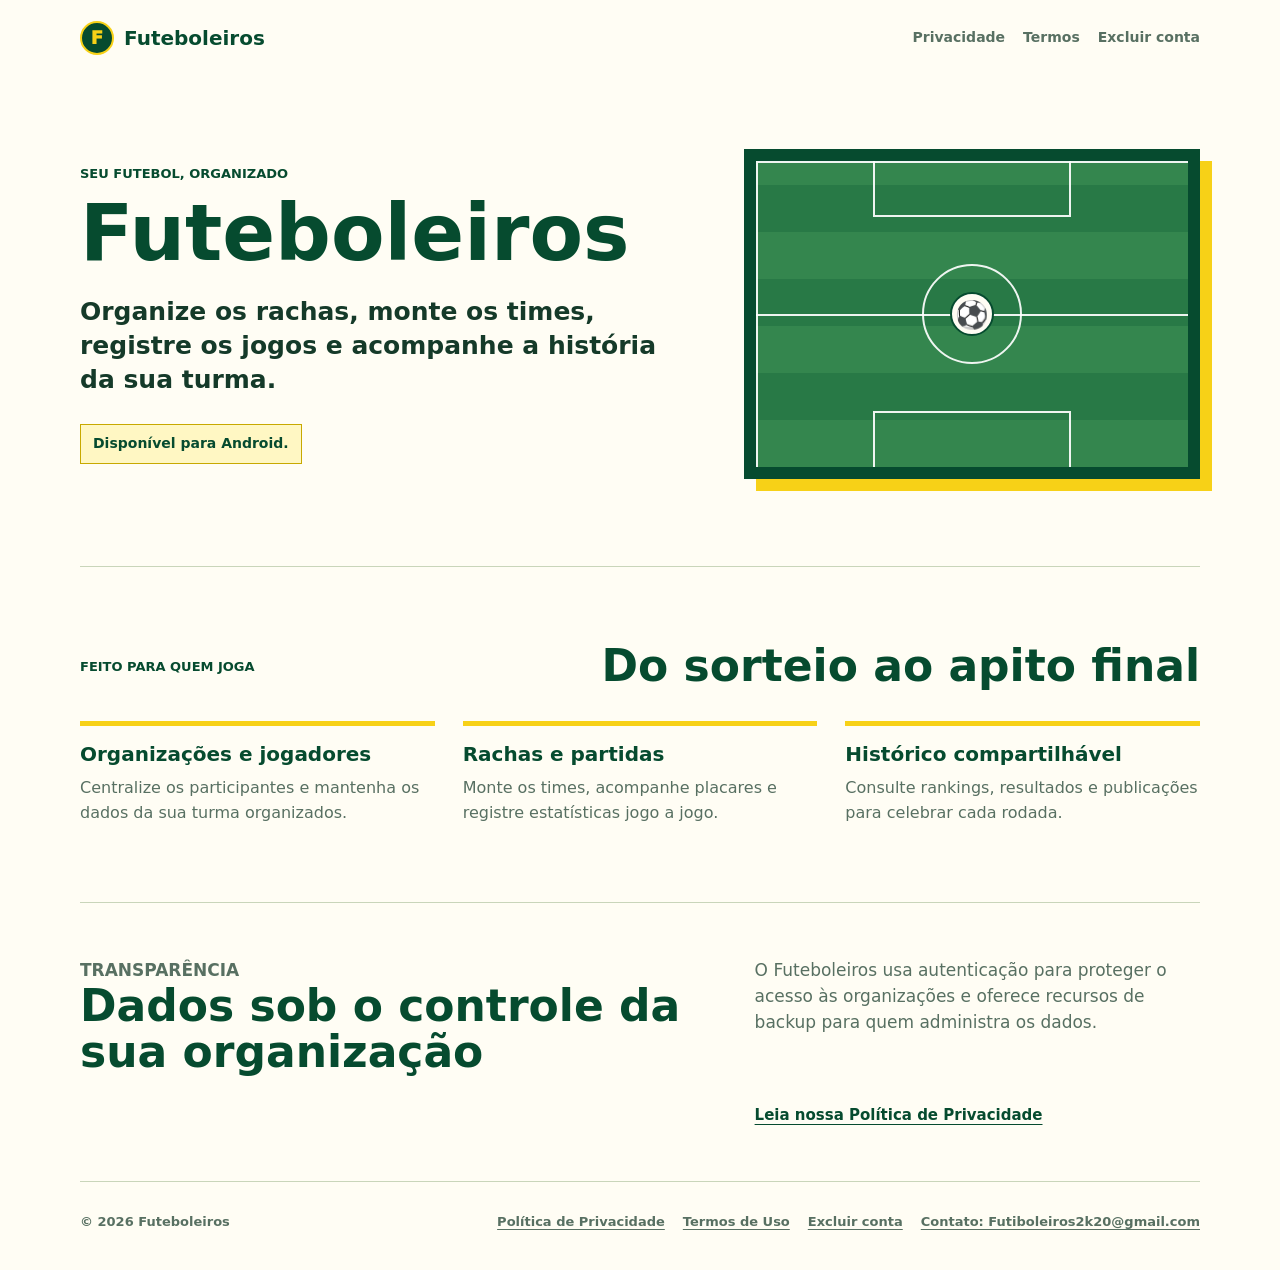
<file: index.html>
<!doctype html>
<html lang="pt-BR">
<head>
  <meta charset="utf-8">
  <meta name="viewport" content="width=device-width, initial-scale=1">
  <meta name="description" content="Futeboleiros organiza rachas, times, partidas e estatísticas em um só lugar.">
  <title>Futeboleiros | Organize seu racha</title>
  <link rel="stylesheet" href="styles.css">
</head>
<body>
  <header class="site-header">
    <a class="brand" href="./" aria-label="Futeboleiros - início">
      <span class="brand-mark" aria-hidden="true">F</span>
      <span>Futeboleiros</span>
    </a>
    <nav aria-label="Navegação principal">
      <a href="privacidade.html">Privacidade</a>
      <a href="termos.html">Termos</a>
      <a href="excluir-conta.html">Excluir conta</a>
    </nav>
  </header>

  <main>
    <section class="hero" aria-labelledby="titulo-principal">
      <div class="hero-copy">
        <p class="eyebrow">Seu futebol, organizado</p>
        <h1 id="titulo-principal">Futeboleiros</h1>
        <p class="hero-text">Organize os rachas, monte os times, registre os jogos e acompanhe a história da sua turma.</p>
        <p class="availability">Disponível para Android.</p>
      </div>
      <div class="field-art" aria-hidden="true">
        <span class="field-center"></span>
        <span class="field-box field-box-top"></span>
        <span class="field-box field-box-bottom"></span>
        <span class="ball">⚽</span>
      </div>
    </section>

    <section class="content-band" aria-labelledby="como-funciona">
      <div class="section-heading">
        <p class="eyebrow">Feito para quem joga</p>
        <h2 id="como-funciona">Do sorteio ao apito final</h2>
      </div>
      <div class="feature-grid">
        <article>
          <h3>Organizações e jogadores</h3>
          <p>Centralize os participantes e mantenha os dados da sua turma organizados.</p>
        </article>
        <article>
          <h3>Rachas e partidas</h3>
          <p>Monte os times, acompanhe placares e registre estatísticas jogo a jogo.</p>
        </article>
        <article>
          <h3>Histórico compartilhável</h3>
          <p>Consulte rankings, resultados e publicações para celebrar cada rodada.</p>
        </article>
      </div>
    </section>

    <section class="trust-band" aria-labelledby="dados-seguros">
      <div>
        <p class="eyebrow">Transparência</p>
        <h2 id="dados-seguros">Dados sob o controle da sua organização</h2>
      </div>
      <p>O Futeboleiros usa autenticação para proteger o acesso às organizações e oferece recursos de backup para quem administra os dados.</p>
      <a class="text-link" href="privacidade.html">Leia nossa Política de Privacidade</a>
    </section>
  </main>

  <footer class="site-footer">
    <span>© <span id="year"></span> Futeboleiros</span>
    <div>
      <a href="privacidade.html">Política de Privacidade</a>
      <a href="termos.html">Termos de Uso</a>
      <a href="excluir-conta.html">Excluir conta</a>
      <a href="mailto:Futiboleiros2k20@gmail.com">Contato: Futiboleiros2k20@gmail.com</a>
    </div>
  </footer>
  <script>document.getElementById('year').textContent = new Date().getFullYear();</script>
</body>
</html>
</file>
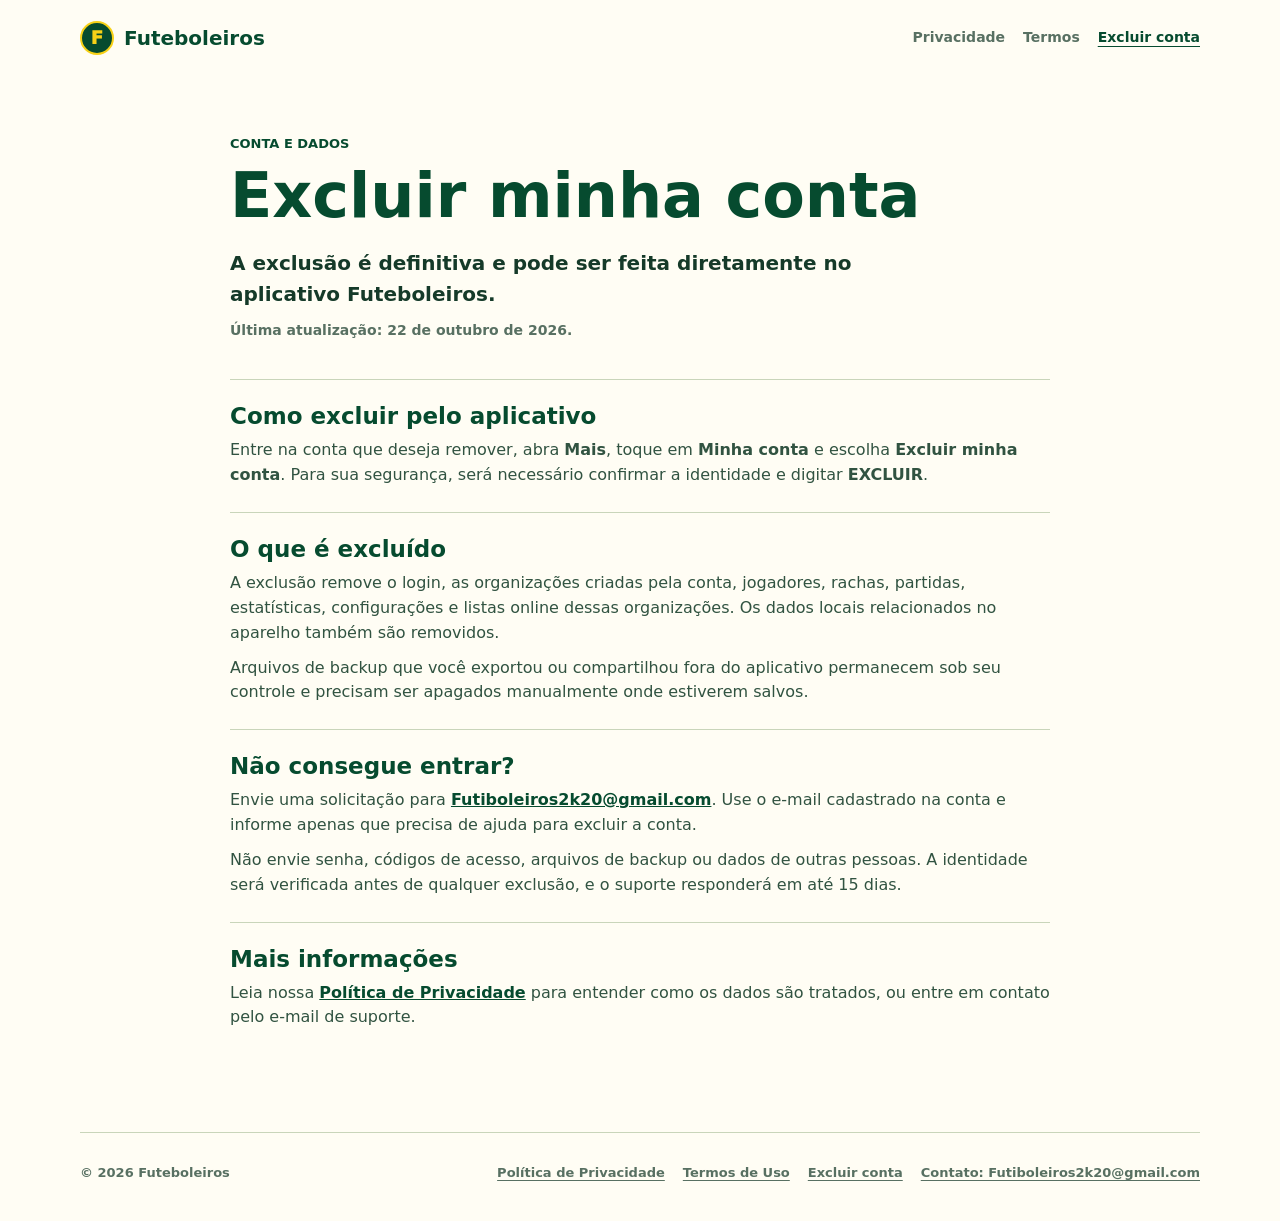
<file: excluir-conta.html>
<!doctype html>
<html lang="pt-BR">
<head>
  <meta charset="utf-8">
  <meta name="viewport" content="width=device-width, initial-scale=1">
  <meta name="description" content="Como solicitar a exclusão da sua conta e dados no Futeboleiros.">
  <title>Excluir conta | Futeboleiros</title>
  <link rel="stylesheet" href="styles.css">
</head>
<body>
  <header class="site-header">
    <a class="brand" href="./" aria-label="Futeboleiros - início"><span class="brand-mark" aria-hidden="true">F</span><span>Futeboleiros</span></a>
    <nav aria-label="Navegação principal"><a href="privacidade.html">Privacidade</a><a href="termos.html">Termos</a><a aria-current="page" href="excluir-conta.html">Excluir conta</a></nav>
  </header>
  <main class="legal-page">
    <p class="eyebrow">Conta e dados</p>
    <h1>Excluir minha conta</h1>
    <p class="lead">A exclusão é definitiva e pode ser feita diretamente no aplicativo Futeboleiros.</p>
    <p class="updated">Última atualização: 22 de outubro de 2026.</p>

    <section>
      <h2>Como excluir pelo aplicativo</h2>
      <p>Entre na conta que deseja remover, abra <strong>Mais</strong>, toque em <strong>Minha conta</strong> e escolha <strong>Excluir minha conta</strong>. Para sua segurança, será necessário confirmar a identidade e digitar <strong>EXCLUIR</strong>.</p>
    </section>

    <section>
      <h2>O que é excluído</h2>
      <p>A exclusão remove o login, as organizações criadas pela conta, jogadores, rachas, partidas, estatísticas, configurações e listas online dessas organizações. Os dados locais relacionados no aparelho também são removidos.</p>
      <p>Arquivos de backup que você exportou ou compartilhou fora do aplicativo permanecem sob seu controle e precisam ser apagados manualmente onde estiverem salvos.</p>
    </section>

    <section>
      <h2>Não consegue entrar?</h2>
      <p>Envie uma solicitação para <a href="mailto:Futiboleiros2k20@gmail.com?subject=Solicita%C3%A7%C3%A3o%20de%20exclus%C3%A3o%20de%20conta">Futiboleiros2k20@gmail.com</a>. Use o e-mail cadastrado na conta e informe apenas que precisa de ajuda para excluir a conta.</p>
      <p>Não envie senha, códigos de acesso, arquivos de backup ou dados de outras pessoas. A identidade será verificada antes de qualquer exclusão, e o suporte responderá em até 15 dias.</p>
    </section>

    <section>
      <h2>Mais informações</h2>
      <p>Leia nossa <a href="privacidade.html">Política de Privacidade</a> para entender como os dados são tratados, ou entre em contato pelo e-mail de suporte.</p>
    </section>
  </main>
  <footer class="site-footer"><span>© <span id="year"></span> Futeboleiros</span><div><a href="privacidade.html">Política de Privacidade</a><a href="termos.html">Termos de Uso</a><a href="excluir-conta.html">Excluir conta</a><a href="mailto:Futiboleiros2k20@gmail.com">Contato: Futiboleiros2k20@gmail.com</a></div></footer>
  <script>document.getElementById('year').textContent = new Date().getFullYear();</script>
</body>
</html>
</file>
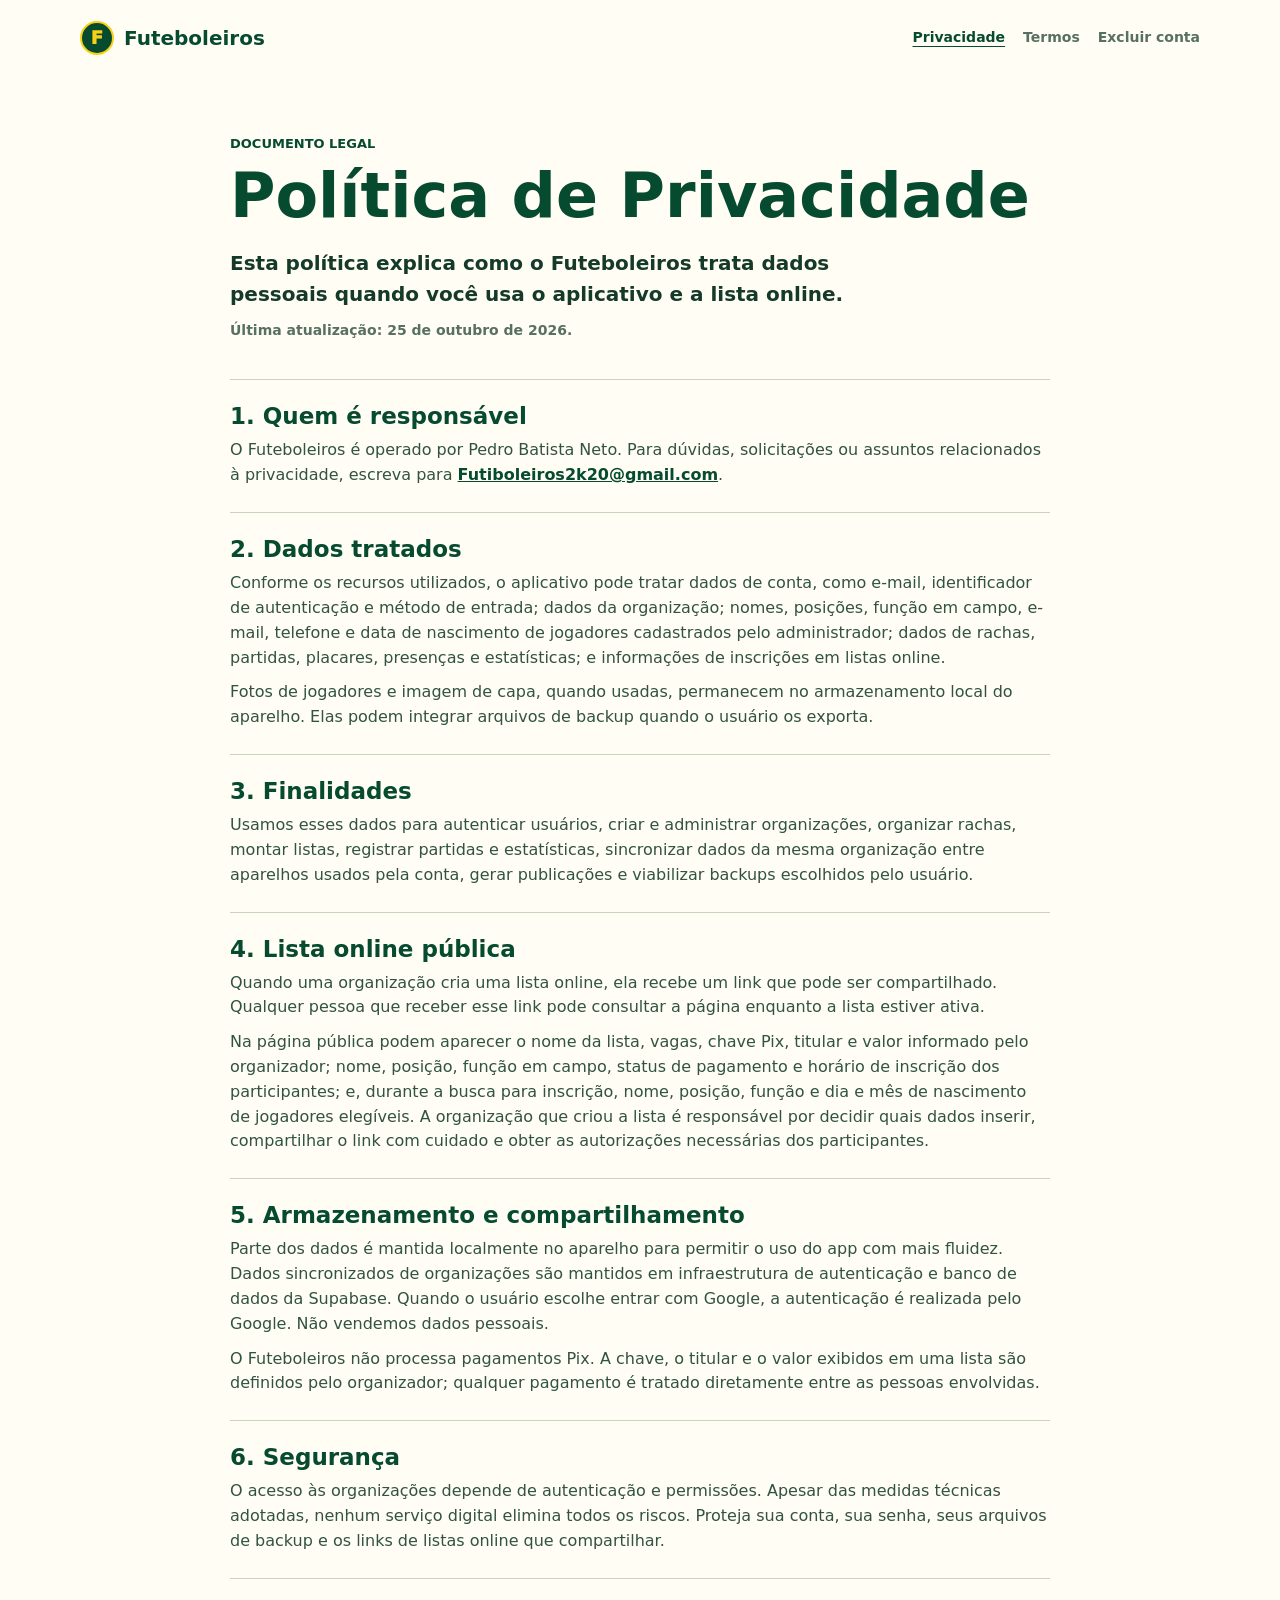
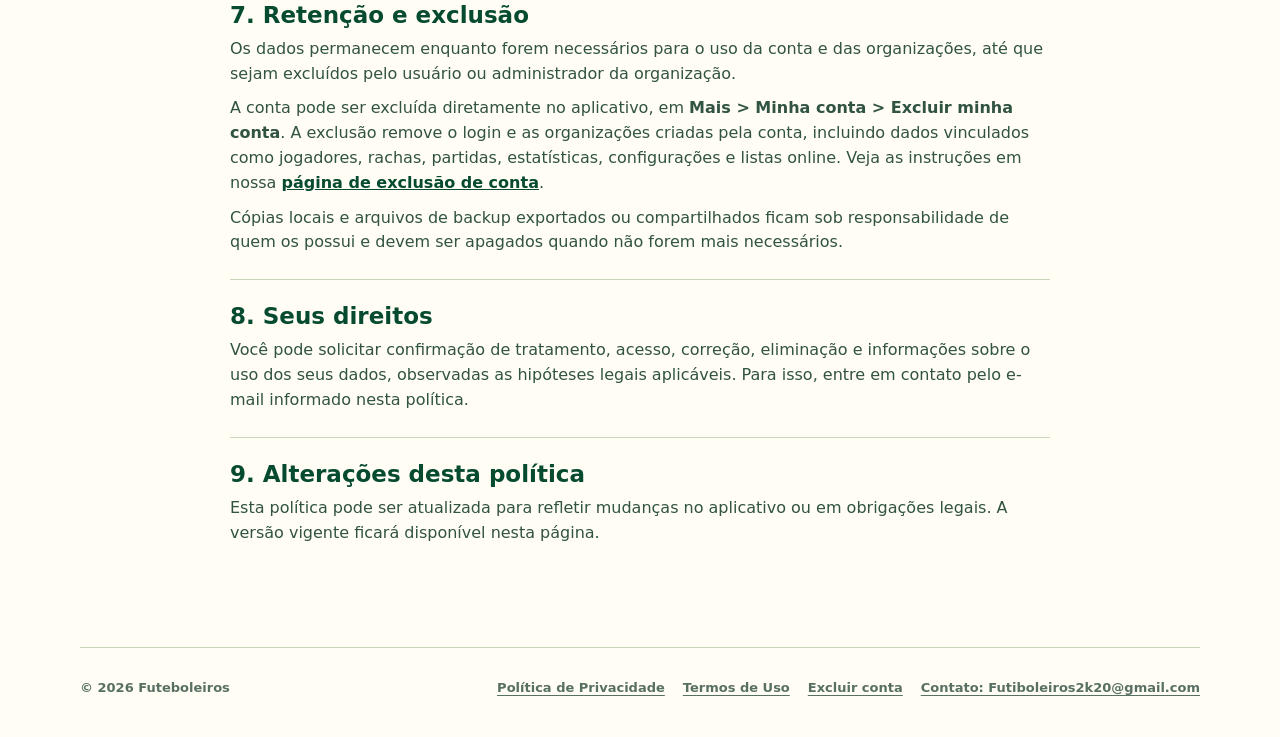
<file: privacidade.html>
<!doctype html>
<html lang="pt-BR">
<head>
  <meta charset="utf-8">
  <meta name="viewport" content="width=device-width, initial-scale=1">
  <meta name="description" content="Política de Privacidade do aplicativo Futeboleiros.">
  <title>Política de Privacidade | Futeboleiros</title>
  <link rel="stylesheet" href="styles.css">
</head>
<body>
  <header class="site-header">
    <a class="brand" href="./" aria-label="Futeboleiros - início"><span class="brand-mark" aria-hidden="true">F</span><span>Futeboleiros</span></a>
    <nav aria-label="Navegação principal"><a aria-current="page" href="privacidade.html">Privacidade</a><a href="termos.html">Termos</a><a href="excluir-conta.html">Excluir conta</a></nav>
  </header>
  <main class="legal-page">
    <p class="eyebrow">Documento legal</p>
    <h1>Política de Privacidade</h1>
    <p class="lead">Esta política explica como o Futeboleiros trata dados pessoais quando você usa o aplicativo e a lista online.</p>
    <p class="updated">Última atualização: 25 de outubro de 2026.</p>

    <section><h2>1. Quem é responsável</h2><p>O Futeboleiros é operado por Pedro Batista Neto. Para dúvidas, solicitações ou assuntos relacionados à privacidade, escreva para <a href="mailto:Futiboleiros2k20@gmail.com">Futiboleiros2k20@gmail.com</a>.</p></section>
    <section><h2>2. Dados tratados</h2><p>Conforme os recursos utilizados, o aplicativo pode tratar dados de conta, como e-mail, identificador de autenticação e método de entrada; dados da organização; nomes, posições, função em campo, e-mail, telefone e data de nascimento de jogadores cadastrados pelo administrador; dados de rachas, partidas, placares, presenças e estatísticas; e informações de inscrições em listas online.</p><p>Fotos de jogadores e imagem de capa, quando usadas, permanecem no armazenamento local do aparelho. Elas podem integrar arquivos de backup quando o usuário os exporta.</p></section>
    <section><h2>3. Finalidades</h2><p>Usamos esses dados para autenticar usuários, criar e administrar organizações, organizar rachas, montar listas, registrar partidas e estatísticas, sincronizar dados da mesma organização entre aparelhos usados pela conta, gerar publicações e viabilizar backups escolhidos pelo usuário.</p></section>
    <section><h2>4. Lista online pública</h2><p>Quando uma organização cria uma lista online, ela recebe um link que pode ser compartilhado. Qualquer pessoa que receber esse link pode consultar a página enquanto a lista estiver ativa.</p><p>Na página pública podem aparecer o nome da lista, vagas, chave Pix, titular e valor informado pelo organizador; nome, posição, função em campo, status de pagamento e horário de inscrição dos participantes; e, durante a busca para inscrição, nome, posição, função e dia e mês de nascimento de jogadores elegíveis. A organização que criou a lista é responsável por decidir quais dados inserir, compartilhar o link com cuidado e obter as autorizações necessárias dos participantes.</p></section>
    <section><h2>5. Armazenamento e compartilhamento</h2><p>Parte dos dados é mantida localmente no aparelho para permitir o uso do app com mais fluidez. Dados sincronizados de organizações são mantidos em infraestrutura de autenticação e banco de dados da Supabase. Quando o usuário escolhe entrar com Google, a autenticação é realizada pelo Google. Não vendemos dados pessoais.</p><p>O Futeboleiros não processa pagamentos Pix. A chave, o titular e o valor exibidos em uma lista são definidos pelo organizador; qualquer pagamento é tratado diretamente entre as pessoas envolvidas.</p></section>
    <section><h2>6. Segurança</h2><p>O acesso às organizações depende de autenticação e permissões. Apesar das medidas técnicas adotadas, nenhum serviço digital elimina todos os riscos. Proteja sua conta, sua senha, seus arquivos de backup e os links de listas online que compartilhar.</p></section>
    <section><h2>7. Retenção e exclusão</h2><p>Os dados permanecem enquanto forem necessários para o uso da conta e das organizações, até que sejam excluídos pelo usuário ou administrador da organização.</p><p>A conta pode ser excluída diretamente no aplicativo, em <strong>Mais &gt; Minha conta &gt; Excluir minha conta</strong>. A exclusão remove o login e as organizações criadas pela conta, incluindo dados vinculados como jogadores, rachas, partidas, estatísticas, configurações e listas online. Veja as instruções em nossa <a href="excluir-conta.html">página de exclusão de conta</a>.</p><p>Cópias locais e arquivos de backup exportados ou compartilhados ficam sob responsabilidade de quem os possui e devem ser apagados quando não forem mais necessários.</p></section>
    <section><h2>8. Seus direitos</h2><p>Você pode solicitar confirmação de tratamento, acesso, correção, eliminação e informações sobre o uso dos seus dados, observadas as hipóteses legais aplicáveis. Para isso, entre em contato pelo e-mail informado nesta política.</p></section>
    <section><h2>9. Alterações desta política</h2><p>Esta política pode ser atualizada para refletir mudanças no aplicativo ou em obrigações legais. A versão vigente ficará disponível nesta página.</p></section>
  </main>
  <footer class="site-footer"><span>© <span id="year"></span> Futeboleiros</span><div><a href="privacidade.html">Política de Privacidade</a><a href="termos.html">Termos de Uso</a><a href="excluir-conta.html">Excluir conta</a><a href="mailto:Futiboleiros2k20@gmail.com">Contato: Futiboleiros2k20@gmail.com</a></div></footer>
  <script>document.getElementById('year').textContent = new Date().getFullYear();</script>
</body>
</html>
</file>
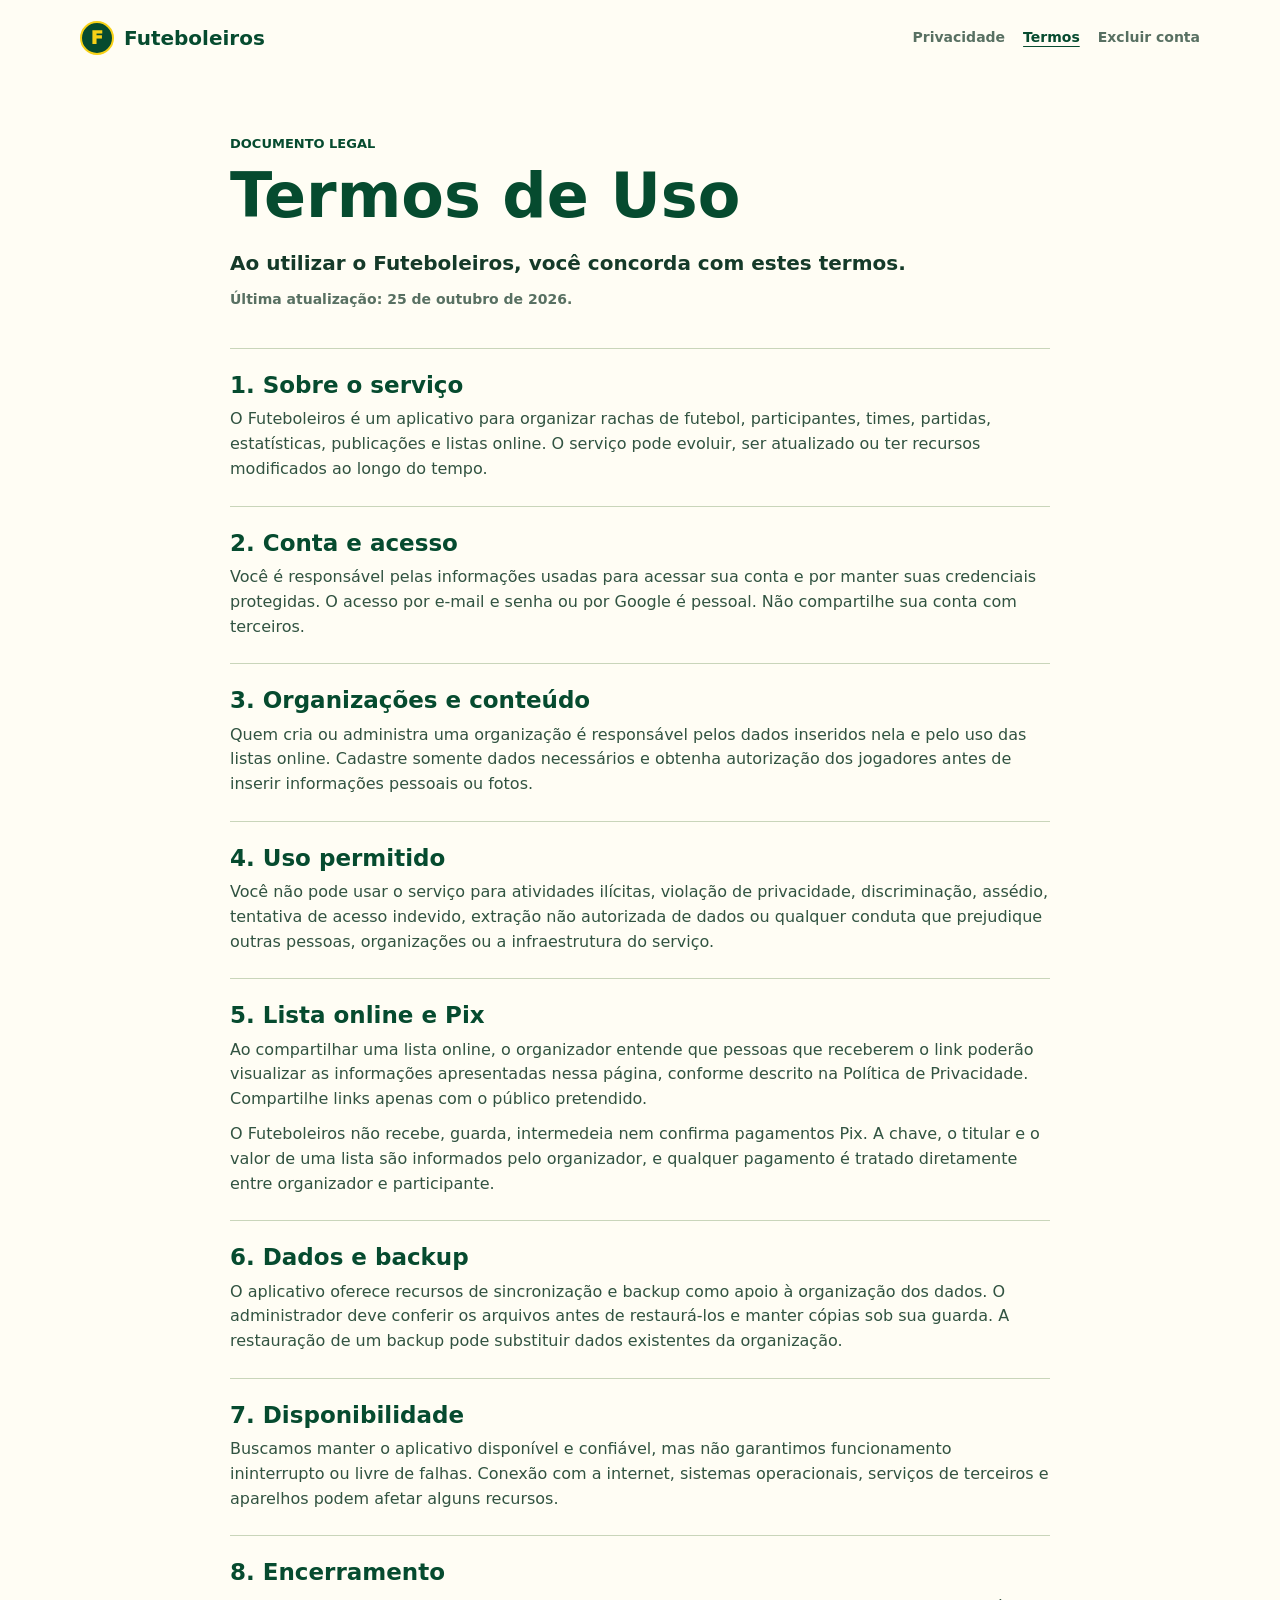
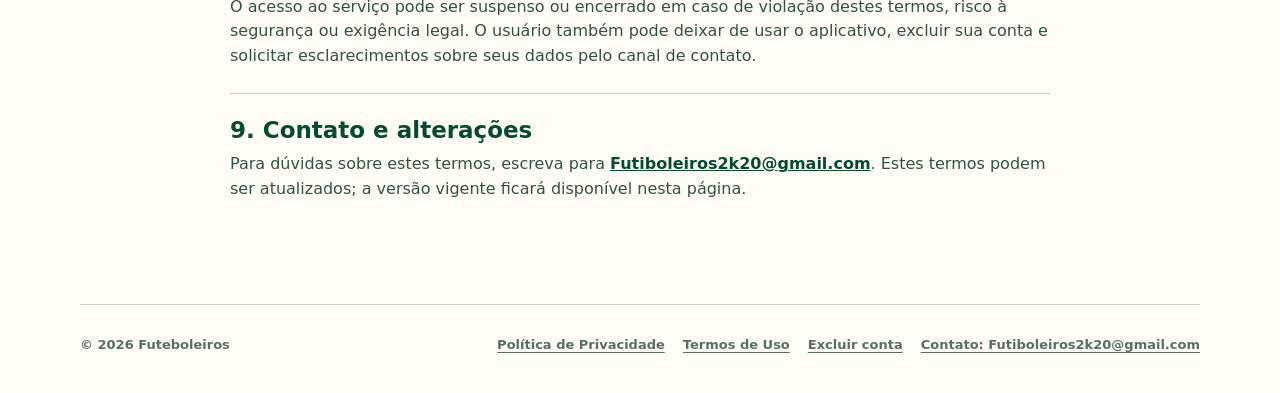
<file: termos.html>
<!doctype html>
<html lang="pt-BR">
<head>
  <meta charset="utf-8">
  <meta name="viewport" content="width=device-width, initial-scale=1">
  <meta name="description" content="Termos de Uso do aplicativo Futeboleiros.">
  <title>Termos de Uso | Futeboleiros</title>
  <link rel="stylesheet" href="styles.css">
</head>
<body>
  <header class="site-header">
    <a class="brand" href="./" aria-label="Futeboleiros - início"><span class="brand-mark" aria-hidden="true">F</span><span>Futeboleiros</span></a>
    <nav aria-label="Navegação principal"><a href="privacidade.html">Privacidade</a><a aria-current="page" href="termos.html">Termos</a><a href="excluir-conta.html">Excluir conta</a></nav>
  </header>
  <main class="legal-page">
    <p class="eyebrow">Documento legal</p>
    <h1>Termos de Uso</h1>
    <p class="lead">Ao utilizar o Futeboleiros, você concorda com estes termos.</p>
    <p class="updated">Última atualização: 25 de outubro de 2026.</p>

    <section><h2>1. Sobre o serviço</h2><p>O Futeboleiros é um aplicativo para organizar rachas de futebol, participantes, times, partidas, estatísticas, publicações e listas online. O serviço pode evoluir, ser atualizado ou ter recursos modificados ao longo do tempo.</p></section>
    <section><h2>2. Conta e acesso</h2><p>Você é responsável pelas informações usadas para acessar sua conta e por manter suas credenciais protegidas. O acesso por e-mail e senha ou por Google é pessoal. Não compartilhe sua conta com terceiros.</p></section>
    <section><h2>3. Organizações e conteúdo</h2><p>Quem cria ou administra uma organização é responsável pelos dados inseridos nela e pelo uso das listas online. Cadastre somente dados necessários e obtenha autorização dos jogadores antes de inserir informações pessoais ou fotos.</p></section>
    <section><h2>4. Uso permitido</h2><p>Você não pode usar o serviço para atividades ilícitas, violação de privacidade, discriminação, assédio, tentativa de acesso indevido, extração não autorizada de dados ou qualquer conduta que prejudique outras pessoas, organizações ou a infraestrutura do serviço.</p></section>
    <section><h2>5. Lista online e Pix</h2><p>Ao compartilhar uma lista online, o organizador entende que pessoas que receberem o link poderão visualizar as informações apresentadas nessa página, conforme descrito na Política de Privacidade. Compartilhe links apenas com o público pretendido.</p><p>O Futeboleiros não recebe, guarda, intermedeia nem confirma pagamentos Pix. A chave, o titular e o valor de uma lista são informados pelo organizador, e qualquer pagamento é tratado diretamente entre organizador e participante.</p></section>
    <section><h2>6. Dados e backup</h2><p>O aplicativo oferece recursos de sincronização e backup como apoio à organização dos dados. O administrador deve conferir os arquivos antes de restaurá-los e manter cópias sob sua guarda. A restauração de um backup pode substituir dados existentes da organização.</p></section>
    <section><h2>7. Disponibilidade</h2><p>Buscamos manter o aplicativo disponível e confiável, mas não garantimos funcionamento ininterrupto ou livre de falhas. Conexão com a internet, sistemas operacionais, serviços de terceiros e aparelhos podem afetar alguns recursos.</p></section>
    <section><h2>8. Encerramento</h2><p>O acesso ao serviço pode ser suspenso ou encerrado em caso de violação destes termos, risco à segurança ou exigência legal. O usuário também pode deixar de usar o aplicativo, excluir sua conta e solicitar esclarecimentos sobre seus dados pelo canal de contato.</p></section>
    <section><h2>9. Contato e alterações</h2><p>Para dúvidas sobre estes termos, escreva para <a href="mailto:Futiboleiros2k20@gmail.com">Futiboleiros2k20@gmail.com</a>. Estes termos podem ser atualizados; a versão vigente ficará disponível nesta página.</p></section>
  </main>
  <footer class="site-footer"><span>© <span id="year"></span> Futeboleiros</span><div><a href="privacidade.html">Política de Privacidade</a><a href="termos.html">Termos de Uso</a><a href="excluir-conta.html">Excluir conta</a><a href="mailto:Futiboleiros2k20@gmail.com">Contato: Futiboleiros2k20@gmail.com</a></div></footer>
  <script>document.getElementById('year').textContent = new Date().getFullYear();</script>
</body>
</html>
</file>
<file: styles.css>
:root {
  --green: #064b2f;
  --green-strong: #043721;
  --green-soft: #dceccf;
  --gold: #f7d117;
  --gold-dark: #c8a900;
  --paper: #fffdf4;
  --ink: #153a29;
  --muted: #587062;
  --line: #c9d5ba;
}

* { box-sizing: border-box; }
html { background: var(--paper); -webkit-text-size-adjust: 100%; }
body { margin: 0; color: var(--ink); background: var(--paper); font-family: Inter, ui-sans-serif, system-ui, -apple-system, BlinkMacSystemFont, "Segoe UI", sans-serif; line-height: 1.55; }
a { color: inherit; }
.site-header, .site-footer, .hero, .content-band, .trust-band, .legal-page { width: min(1120px, calc(100% - 40px)); margin-inline: auto; }
.site-header { min-height: 76px; display: flex; align-items: center; justify-content: space-between; gap: 20px; }
.brand { display: inline-flex; align-items: center; gap: 10px; color: var(--green); text-decoration: none; font-size: 20px; font-weight: 900; }
.brand-mark { display: grid; width: 34px; height: 34px; place-items: center; background: var(--green); color: var(--gold); border: 2px solid var(--gold); border-radius: 50%; font-size: 18px; font-weight: 950; }
nav { display: flex; align-items: center; gap: 18px; }
nav a { color: var(--muted); font-size: 14px; font-weight: 800; text-decoration: none; }
nav a:hover, nav a[aria-current="page"] { color: var(--green); text-decoration: underline; text-underline-offset: 4px; }
.hero { display: grid; grid-template-columns: minmax(0, 1.15fr) minmax(280px, 0.85fr); gap: 48px; align-items: center; min-height: 490px; padding: 58px 0 72px; }
.eyebrow { margin: 0 0 12px; color: var(--green); font-size: 13px; font-weight: 900; letter-spacing: 0; text-transform: uppercase; }
h1, h2, h3, p { overflow-wrap: anywhere; }
h1 { max-width: 720px; margin: 0; color: var(--green); font-size: clamp(44px, 7vw, 78px); line-height: 0.96; letter-spacing: 0; }
.hero-text { max-width: 590px; margin: 24px 0 0; color: var(--ink); font-size: clamp(19px, 2.4vw, 25px); font-weight: 650; line-height: 1.35; }
.availability { display: inline-block; margin: 28px 0 0; padding: 8px 12px; border: 1px solid var(--gold-dark); color: var(--green); background: #fff7c3; font-size: 14px; font-weight: 850; }
.field-art { position: relative; min-height: 330px; overflow: hidden; border: 12px solid var(--green); background: repeating-linear-gradient(0deg, #34864e 0 47px, #287946 47px 94px); box-shadow: 12px 12px 0 var(--gold); }
.field-art::before, .field-art::after { position: absolute; left: 0; width: 100%; content: ""; border-top: 2px solid rgba(255, 255, 255, 0.92); }
.field-art::before { top: 50%; }
.field-art::after { top: 0; height: 100%; border: 2px solid rgba(255, 255, 255, 0.92); border-bottom: 0; }
.field-center { position: absolute; top: calc(50% - 50px); left: calc(50% - 50px); width: 100px; height: 100px; border: 2px solid rgba(255, 255, 255, 0.92); border-radius: 50%; }
.field-box { position: absolute; left: 27%; width: 46%; height: 58px; border: 2px solid rgba(255, 255, 255, 0.92); }
.field-box-top { top: -2px; border-top: 0; }
.field-box-bottom { bottom: -2px; border-bottom: 0; }
.ball { position: absolute; z-index: 1; top: calc(50% - 22px); left: calc(50% - 22px); display: grid; width: 44px; height: 44px; place-items: center; background: var(--paper); border: 2px solid var(--green); border-radius: 50%; font-size: 27px; }
.content-band { padding: 76px 0; border-top: 1px solid var(--line); }
.section-heading { display: flex; align-items: end; justify-content: space-between; gap: 30px; margin-bottom: 32px; }
h2 { margin: 0; color: var(--green); font-size: clamp(28px, 4vw, 44px); line-height: 1.05; letter-spacing: 0; }
.feature-grid { display: grid; grid-template-columns: repeat(3, minmax(0, 1fr)); gap: 28px; }
.feature-grid article { min-width: 0; padding-top: 16px; border-top: 5px solid var(--gold); }
h3 { margin: 0; color: var(--green); font-size: 20px; line-height: 1.2; }
.feature-grid p { margin: 10px 0 0; color: var(--muted); font-size: 16px; }
.trust-band { display: grid; grid-template-columns: minmax(0, 1fr) minmax(230px, 0.72fr); gap: 28px 56px; padding: 54px 0; border-top: 1px solid var(--line); }
.trust-band p { margin: 0; color: var(--muted); font-size: 17px; }
.text-link { grid-column: 2; width: fit-content; color: var(--green); font-size: 15px; font-weight: 900; text-underline-offset: 4px; }
.site-footer { display: flex; justify-content: space-between; gap: 18px; padding: 30px 0 38px; border-top: 1px solid var(--line); color: var(--muted); font-size: 13px; font-weight: 700; }
.site-footer div { display: flex; flex-wrap: wrap; gap: 8px 18px; }
.site-footer a { text-underline-offset: 3px; }
.legal-page { max-width: 820px; padding: 58px 0 78px; }
.legal-page h1 { max-width: none; font-size: clamp(38px, 6vw, 62px); }
.lead { max-width: 700px; margin: 22px 0 0; color: var(--ink); font-size: 20px; font-weight: 650; }
.updated { margin: 10px 0 38px; color: var(--muted); font-size: 14px; font-weight: 700; }
.legal-page section { padding: 24px 0; border-top: 1px solid var(--line); }
.legal-page section h2 { font-size: 23px; }
.legal-page section p { margin: 10px 0 0; color: #315341; font-size: 16px; }
.legal-page section a { color: var(--green); font-weight: 800; }
@media (max-width: 720px) {
  .site-header, .site-footer, .hero, .content-band, .trust-band, .legal-page { width: min(100% - 28px, 1120px); }
  .site-header { min-height: 66px; }
  .brand { font-size: 18px; }
  nav { gap: 12px; }
  nav a { font-size: 13px; }
  .hero { grid-template-columns: 1fr; gap: 32px; min-height: auto; padding: 42px 0 56px; }
  .field-art { min-height: 260px; box-shadow: 8px 8px 0 var(--gold); }
  .feature-grid, .trust-band { grid-template-columns: 1fr; }
  .feature-grid { gap: 24px; }
  .content-band { padding: 55px 0; }
  .trust-band { padding: 42px 0; }
  .text-link { grid-column: auto; }
  .site-footer { flex-direction: column; }
  .legal-page { padding: 42px 0 56px; }
}
</file>
